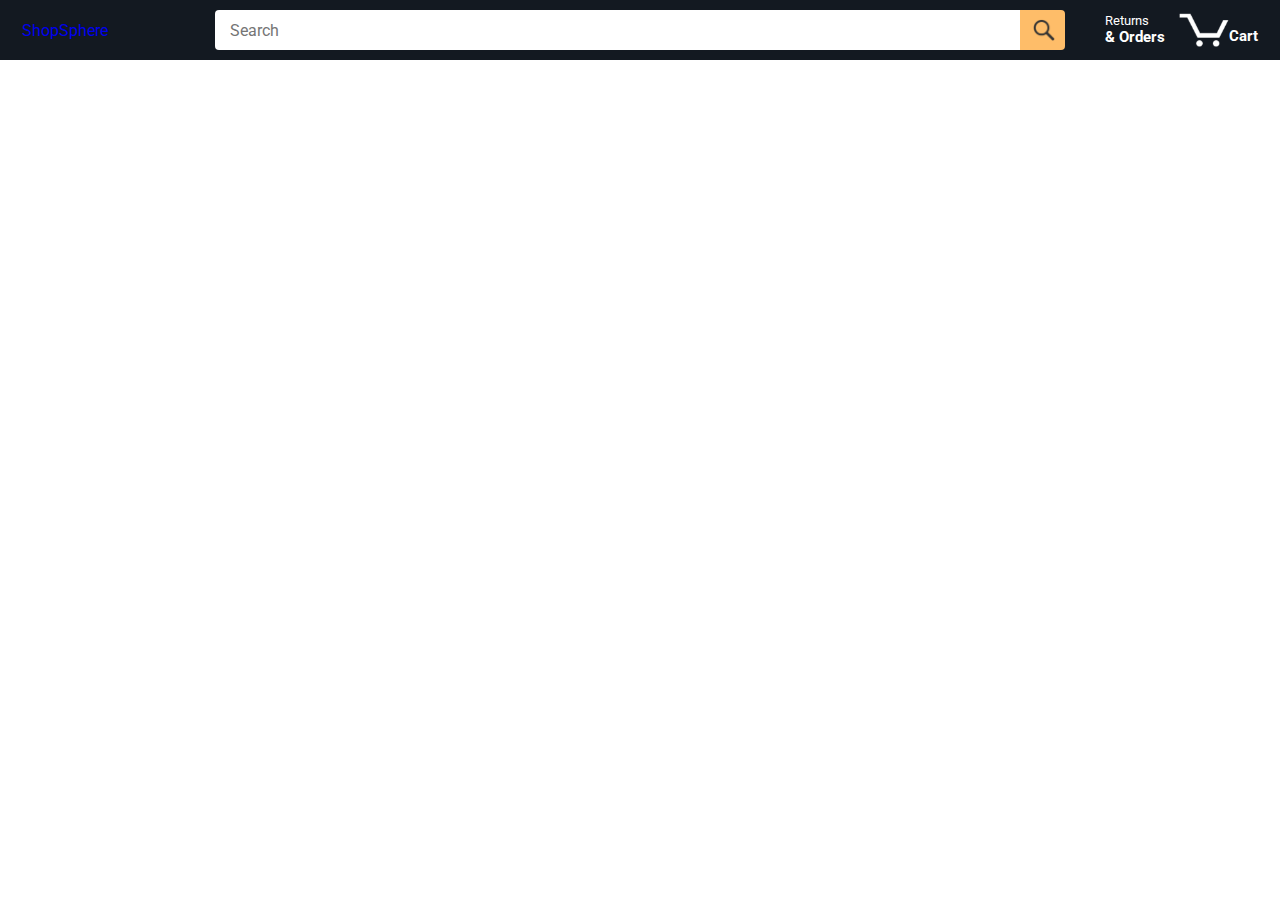
<file: index.html>
<!DOCTYPE html>
<html>
  <head>
    <title>Amazon Project</title>

    <!-- This code is needed for responsive design to work.
      (Responsive design = make the website look good on
      smaller screen sizes like a phone or a tablet). -->
    <meta name="viewport" content="width=device-width, initial-scale=1">

    <!-- Load a font called Roboto from Google Fonts. -->
    <link rel="preconnect" href="https://fonts.googleapis.com">
    <link rel="preconnect" href="https://fonts.gstatic.com" crossorigin>
    <link href="https://fonts.googleapis.com/css2?family=Roboto:wght@400;500;700&display=swap" rel="stylesheet">

    <!-- Here are the CSS files for this page. -->
    <link rel="stylesheet" href="styles/shared/general.css">
    <link rel="stylesheet" href="styles/shared/amazon-header.css">
    <link rel="stylesheet" href="styles/pages/amazon.css">
  </head>
  <body>
    
    <div class="amazon-header">
      <div class="amazon-header-left-section">
        <a href="index.html" class="header-link">
          ShopSphere
        </a>
      </div>

      <div class="amazon-header-middle-section">
        <input class="search-bar" type="text" placeholder="Search">

        <button class="search-button">
          <img class="search-icon" src="images/icons/search-icon.png">
        </button>
      </div>

      <div class="amazon-header-right-section">
        <a class="orders-link header-link" href="orders.html">
          <span class="returns-text">Returns</span>
          <span class="orders-text">& Orders</span>
        </a>

        <a class="cart-link header-link" href="checkout.html">
          <img class="cart-icon" src="images/icons/cart-icon.png">
          <div class="cart-quantity js-cart-quantity"></div>
          <div class="cart-text">Cart</div>
        </a>
      </div>
    </div>
    
    <div class="main">
      <div class="products-grid  js-product-grid">
      
      </div>
    </div>
    
    <script type="module" src="Scripts/amazon.js"></script>
  </body>
</html>
</file>
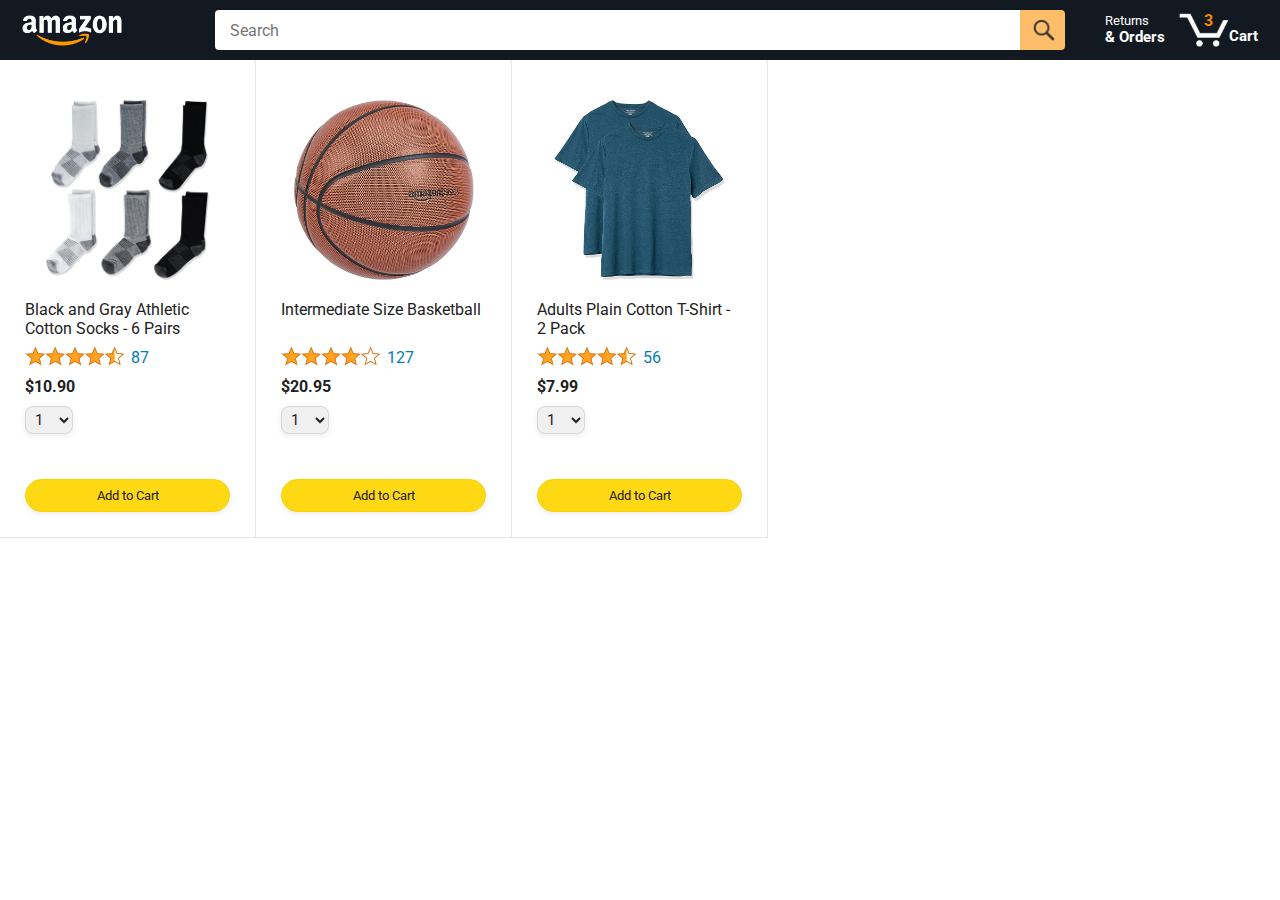
<file: amazon.html>
<!DOCTYPE html>
<html>
  <head>
    <title>Amazon Project</title>

    <!-- This code is needed for responsive design to work.
      (Responsive design = make the website look good on
      smaller screen sizes like a phone or a tablet). -->
    <meta name="viewport" content="width=device-width, initial-scale=1">

    <!-- Load a font called Roboto from Google Fonts. -->
    <link rel="preconnect" href="https://fonts.googleapis.com">
    <link rel="preconnect" href="https://fonts.gstatic.com" crossorigin>
    <link href="https://fonts.googleapis.com/css2?family=Roboto:wght@400;500;700&display=swap" rel="stylesheet">

    <!-- Here are the CSS files for this page. -->
    <link rel="stylesheet" href="styles/shared/general.css">
    <link rel="stylesheet" href="styles/shared/amazon-header.css">
    <link rel="stylesheet" href="styles/pages/amazon.css">
  </head>
  <body>
    <div class="amazon-header">
      <div class="amazon-header-left-section">
        <a href="amazon.html" class="header-link">
          <img class="amazon-logo"
            src="images/amazon-logo-white.png">
          <img class="amazon-mobile-logo"
            src="images/amazon-mobile-logo-white.png">
        </a>
      </div>

      <div class="amazon-header-middle-section">
        <input class="search-bar" type="text" placeholder="Search">

        <button class="search-button">
          <img class="search-icon" src="images/icons/search-icon.png">
        </button>
      </div>

      <div class="amazon-header-right-section">
        <a class="orders-link header-link" href="orders.html">
          <span class="returns-text">Returns</span>
          <span class="orders-text">& Orders</span>
        </a>

        <a class="cart-link header-link" href="checkout.html">
          <img class="cart-icon" src="images/icons/cart-icon.png">
          <div class="cart-quantity">3</div>
          <div class="cart-text">Cart</div>
        </a>
      </div>
    </div>
    
    <div class="main">
      <div class="products-grid">
        <div class="product-container">
          <div class="product-image-container">
            <img class="product-image"
              src="images/products/athletic-cotton-socks-6-pairs.jpg">
          </div>

          <div class="product-name limit-text-to-2-lines">
            Black and Gray Athletic Cotton Socks - 6 Pairs
          </div>

          <div class="product-rating-container">
            <img class="product-rating-stars"
              src="images/ratings/rating-45.png">
            <div class="product-rating-count link-primary">
              87
            </div>
          </div>

          <div class="product-price">
            $10.90
          </div>

          <div class="product-quantity-container">
            <select>
              <option selected value="1">1</option>
              <option value="2">2</option>
              <option value="3">3</option>
              <option value="4">4</option>
              <option value="5">5</option>
              <option value="6">6</option>
              <option value="7">7</option>
              <option value="8">8</option>
              <option value="9">9</option>
              <option value="10">10</option>
            </select>
          </div>

          <div class="product-spacer"></div>

          <div class="added-to-cart">
            <img src="images/icons/checkmark.png">
            Added
          </div>

          <button class="add-to-cart-button button-primary">
            Add to Cart
          </button>
        </div>

        <div class="product-container">
          <div class="product-image-container">
            <img class="product-image"
              src="images/products/intermediate-composite-basketball.jpg">
          </div>

          <div class="product-name limit-text-to-2-lines">
            Intermediate Size Basketball
          </div>

          <div class="product-rating-container">
            <img class="product-rating-stars"
              src="images/ratings/rating-40.png">
            <div class="product-rating-count link-primary">
              127
            </div>
          </div>

          <div class="product-price">
            $20.95
          </div>

          <div class="product-quantity-container">
            <select>
              <option selected value="1">1</option>
              <option value="2">2</option>
              <option value="3">3</option>
              <option value="4">4</option>
              <option value="5">5</option>
              <option value="6">6</option>
              <option value="7">7</option>
              <option value="8">8</option>
              <option value="9">9</option>
              <option value="10">10</option>
            </select>
          </div>

          <div class="product-spacer"></div>

          <div class="added-to-cart">
            <img src="images/icons/checkmark.png">
            Added
          </div>

          <button class="add-to-cart-button button-primary">
            Add to Cart
          </button>
        </div>

        <div class="product-container">
          <div class="product-image-container">
            <img class="product-image"
              src="images/products/adults-plain-cotton-tshirt-2-pack-teal.jpg">
          </div>

          <div class="product-name limit-text-to-2-lines">
            Adults Plain Cotton T-Shirt - 2 Pack
          </div>

          <div class="product-rating-container">
            <img class="product-rating-stars"
              src="images/ratings/rating-45.png">
            <div class="product-rating-count link-primary">
              56
            </div>
          </div>

          <div class="product-price">
            $7.99
          </div>

          <div class="product-quantity-container">
            <select>
              <option selected value="1">1</option>
              <option value="2">2</option>
              <option value="3">3</option>
              <option value="4">4</option>
              <option value="5">5</option>
              <option value="6">6</option>
              <option value="7">7</option>
              <option value="8">8</option>
              <option value="9">9</option>
              <option value="10">10</option>
            </select>
          </div>

          <div class="product-spacer"></div>

          <div class="added-to-cart">
            <img src="images/icons/checkmark.png">
            Added
          </div>

          <button class="add-to-cart-button button-primary">
            Add to Cart
          </button>
        </div>
      </div>
    </div>
  </body>
</html>
</file>
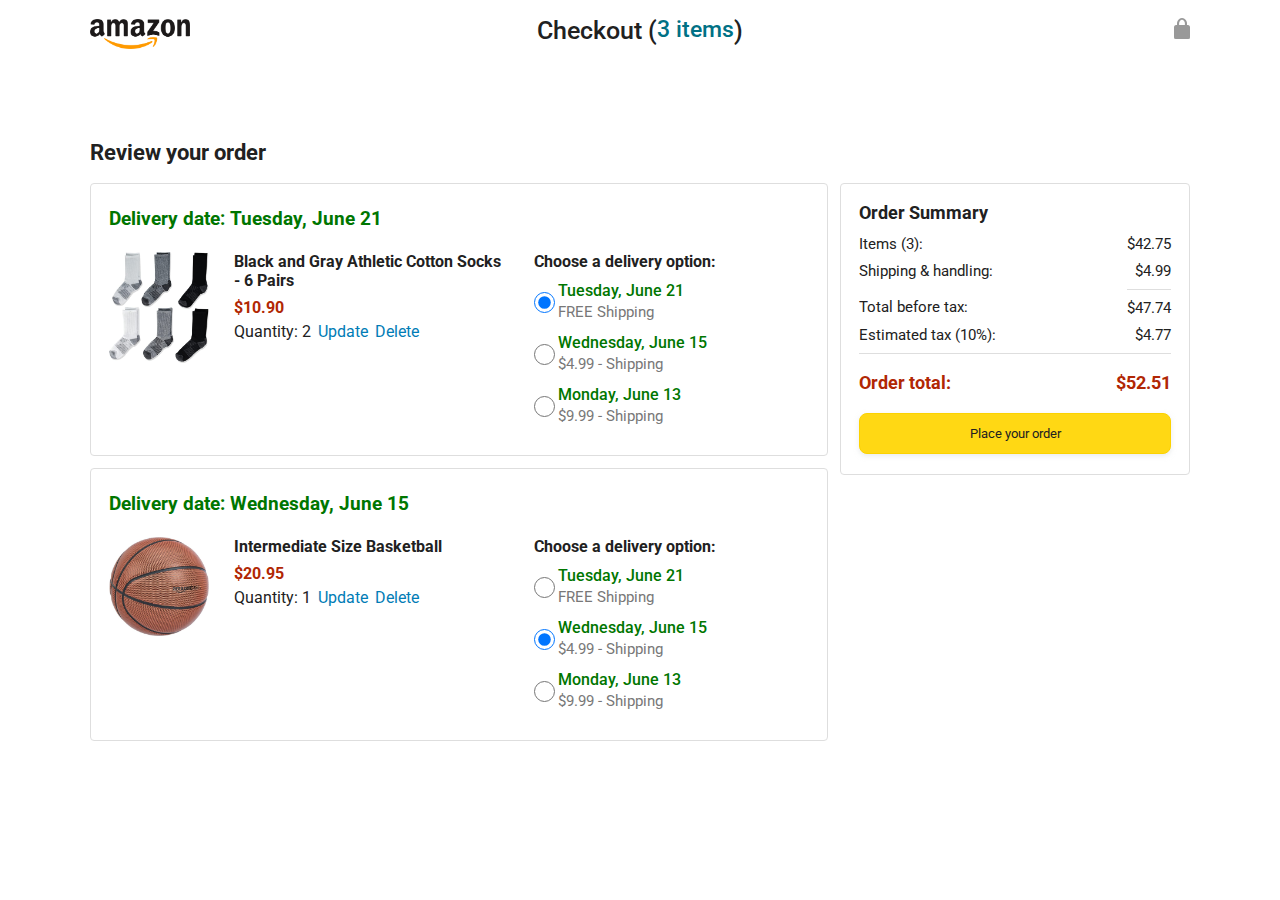
<file: checkout.html>
<!DOCTYPE html>
<html>
  <head>
    <title>Checkout</title>

    <!-- This code is needed for responsive design to work.
      (Responsive design = make the website look good on
      smaller screen sizes like a phone or a tablet). -->
    <meta name="viewport" content="width=device-width, initial-scale=1">

    <!-- Load a font called Roboto from Google Fonts. -->
    <link rel="preconnect" href="https://fonts.googleapis.com">
    <link rel="preconnect" href="https://fonts.gstatic.com" crossorigin>
    <link href="https://fonts.googleapis.com/css2?family=Roboto:wght@400;500;700&display=swap" rel="stylesheet">

    <!-- Here are the CSS files for this page. -->
    <link rel="stylesheet" href="styles/shared/general.css">
    <link rel="stylesheet" href="styles/pages/checkout/checkout-header.css">
    <link rel="stylesheet" href="styles/pages/checkout/checkout.css">
  </head>
  <body>
    <div class="checkout-header">
      <div class="header-content">
        <div class="checkout-header-left-section">
          <a href="amazon.html">
            <img class="amazon-logo" src="images/amazon-logo.png">
            <img class="amazon-mobile-logo" src="images/amazon-mobile-logo.png">
          </a>
        </div>

        <div class="checkout-header-middle-section">
          Checkout (<a class="return-to-home-link"
            href="amazon.html">3 items</a>)
        </div>

        <div class="checkout-header-right-section">
          <img src="images/icons/checkout-lock-icon.png">
        </div>
      </div>
    </div>

    <div class="main">
      <div class="page-title">Review your order</div>

      <div class="checkout-grid">
        <div class="order-summary">
          <div class="cart-item-container">
            <div class="delivery-date">
              Delivery date: Tuesday, June 21
            </div>

            <div class="cart-item-details-grid">
              <img class="product-image"
                src="images/products/athletic-cotton-socks-6-pairs.jpg">

              <div class="cart-item-details">
                <div class="product-name">
                  Black and Gray Athletic Cotton Socks - 6 Pairs
                </div>
                <div class="product-price">
                  $10.90
                </div>
                <div class="product-quantity">
                  <span>
                    Quantity: <span class="quantity-label">2</span>
                  </span>
                  <span class="update-quantity-link link-primary">
                    Update
                  </span>
                  <span class="delete-quantity-link link-primary">
                    Delete
                  </span>
                </div>
              </div>

              <div class="delivery-options">
                <div class="delivery-options-title">
                  Choose a delivery option:
                </div>
                <div class="delivery-option">
                  <input type="radio" checked
                    class="delivery-option-input"
                    name="delivery-option-1">
                  <div>
                    <div class="delivery-option-date">
                      Tuesday, June 21
                    </div>
                    <div class="delivery-option-price">
                      FREE Shipping
                    </div>
                  </div>
                </div>
                <div class="delivery-option">
                  <input type="radio"
                    class="delivery-option-input"
                    name="delivery-option-1">
                  <div>
                    <div class="delivery-option-date">
                      Wednesday, June 15
                    </div>
                    <div class="delivery-option-price">
                      $4.99 - Shipping
                    </div>
                  </div>
                </div>
                <div class="delivery-option">
                  <input type="radio"
                    class="delivery-option-input"
                    name="delivery-option-1">
                  <div>
                    <div class="delivery-option-date">
                      Monday, June 13
                    </div>
                    <div class="delivery-option-price">
                      $9.99 - Shipping
                    </div>
                  </div>
                </div>
              </div>
            </div>
          </div>

          <div class="cart-item-container">
            <div class="delivery-date">
              Delivery date: Wednesday, June 15
            </div>

            <div class="cart-item-details-grid">
              <img class="product-image"
                src="images/products/intermediate-composite-basketball.jpg">

              <div class="cart-item-details">
                <div class="product-name">
                  Intermediate Size Basketball
                </div>
                <div class="product-price">
                  $20.95
                </div>
                <div class="product-quantity">
                  <span>
                    Quantity: <span class="quantity-label">1</span>
                  </span>
                  <span class="update-quantity-link link-primary">
                    Update
                  </span>
                  <span class="delete-quantity-link link-primary">
                    Delete
                  </span>
                </div>
              </div>

              <div class="delivery-options">
                <div class="delivery-options-title">
                  Choose a delivery option:
                </div>

                <div class="delivery-option">
                  <input type="radio" class="delivery-option-input"
                    name="delivery-option-2">
                  <div>
                    <div class="delivery-option-date">
                      Tuesday, June 21
                    </div>
                    <div class="delivery-option-price">
                      FREE Shipping
                    </div>
                  </div>
                </div>
                <div class="delivery-option">
                  <input type="radio" checked class="delivery-option-input"
                    name="delivery-option-2">
                  <div>
                    <div class="delivery-option-date">
                      Wednesday, June 15
                    </div>
                    <div class="delivery-option-price">
                      $4.99 - Shipping
                    </div>
                  </div>
                </div>
                <div class="delivery-option">
                  <input type="radio" class="delivery-option-input"
                    name="delivery-option-2">
                  <div>
                    <div class="delivery-option-date">
                      Monday, June 13
                    </div>
                    <div class="delivery-option-price">
                      $9.99 - Shipping
                    </div>
                  </div>
                </div>
              </div>
            </div>
          </div>
        </div>

        <div class="payment-summary">
          <div class="payment-summary-title">
            Order Summary
          </div>

          <div class="payment-summary-row">
            <div>Items (3):</div>
            <div class="payment-summary-money">$42.75</div>
          </div>

          <div class="payment-summary-row">
            <div>Shipping &amp; handling:</div>
            <div class="payment-summary-money">$4.99</div>
          </div>

          <div class="payment-summary-row subtotal-row">
            <div>Total before tax:</div>
            <div class="payment-summary-money">$47.74</div>
          </div>

          <div class="payment-summary-row">
            <div>Estimated tax (10%):</div>
            <div class="payment-summary-money">$4.77</div>
          </div>

          <div class="payment-summary-row total-row">
            <div>Order total:</div>
            <div class="payment-summary-money">$52.51</div>
          </div>

          <button class="place-order-button button-primary">
            Place your order
          </button>
        </div>
      </div>
    </div>
  </body>
</html>
</file>
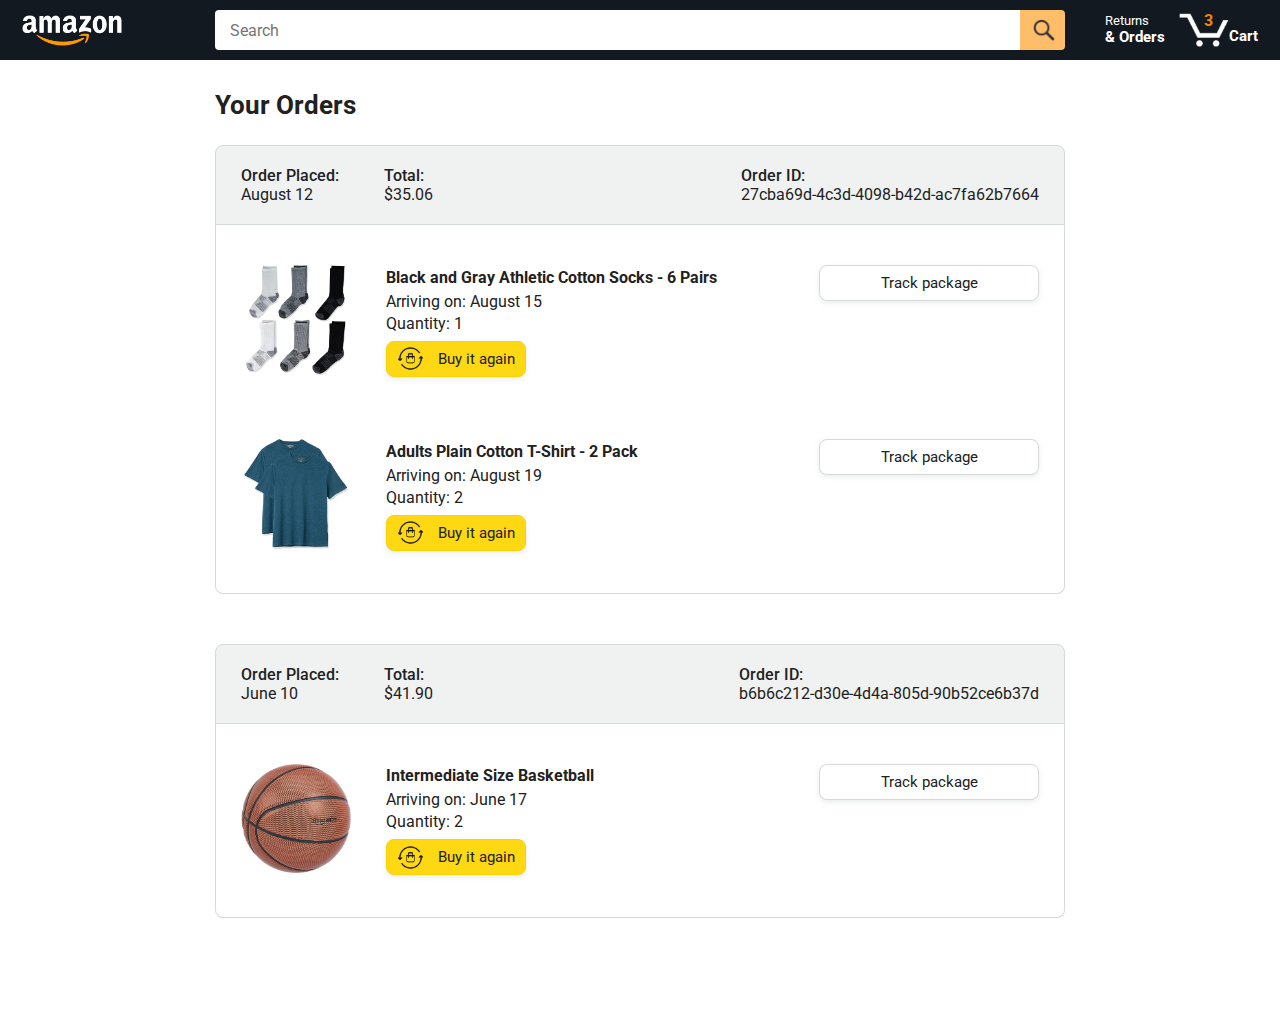
<file: orders.html>
<!DOCTYPE html>
<html>
  <head>
    <title>Orders</title>

    <!-- This code is needed for responsive design to work.
      (Responsive design = make the website look good on
      smaller screen sizes like a phone or a tablet). -->
    <meta name="viewport" content="width=device-width, initial-scale=1">

    <!-- Load a font called Roboto from Google Fonts. -->
    <link rel="preconnect" href="https://fonts.googleapis.com">
    <link rel="preconnect" href="https://fonts.gstatic.com" crossorigin>
    <link href="https://fonts.googleapis.com/css2?family=Roboto:wght@400;500;700&display=swap" rel="stylesheet">

    <!-- Here are the CSS files for this page. -->
    <link rel="stylesheet" href="styles/shared/general.css">
    <link rel="stylesheet" href="styles/shared/amazon-header.css">
    <link rel="stylesheet" href="styles/pages/orders.css">
  </head>
  <body>
    <div class="amazon-header">
      <div class="amazon-header-left-section">
        <a href="amazon.html" class="header-link">
          <img class="amazon-logo"
            src="images/amazon-logo-white.png">
          <img class="amazon-mobile-logo"
            src="images/amazon-mobile-logo-white.png">
        </a>
      </div>

      <div class="amazon-header-middle-section">
        <input class="search-bar" type="text" placeholder="Search">

        <button class="search-button">
          <img class="search-icon" src="images/icons/search-icon.png">
        </button>
      </div>

      <div class="amazon-header-right-section">
        <a class="orders-link header-link" href="orders.html">
          <span class="returns-text">Returns</span>
          <span class="orders-text">& Orders</span>
        </a>

        <a class="cart-link header-link" href="checkout.html">
          <img class="cart-icon" src="images/icons/cart-icon.png">
          <div class="cart-quantity">3</div>
          <div class="cart-text">Cart</div>
        </a>
      </div>
    </div>

    <div class="main">
      <div class="page-title">Your Orders</div>

      <div class="orders-grid">
        <div class="order-container">
          
          <div class="order-header">
            <div class="order-header-left-section">
              <div class="order-date">
                <div class="order-header-label">Order Placed:</div>
                <div>August 12</div>
              </div>
              <div class="order-total">
                <div class="order-header-label">Total:</div>
                <div>$35.06</div>
              </div>
            </div>

            <div class="order-header-right-section">
              <div class="order-header-label">Order ID:</div>
              <div>27cba69d-4c3d-4098-b42d-ac7fa62b7664</div>
            </div>
          </div>

          <div class="order-details-grid">
            <div class="product-image-container">
              <img src="images/products/athletic-cotton-socks-6-pairs.jpg">
            </div>

            <div class="product-details">
              <div class="product-name">
                Black and Gray Athletic Cotton Socks - 6 Pairs
              </div>
              <div class="product-delivery-date">
                Arriving on: August 15
              </div>
              <div class="product-quantity">
                Quantity: 1
              </div>
              <button class="buy-again-button button-primary">
                <img class="buy-again-icon" src="images/icons/buy-again.png">
                <span class="buy-again-message">Buy it again</span>
              </button>
            </div>

            <div class="product-actions">
              <a href="tracking.html">
                <button class="track-package-button button-secondary">
                  Track package
                </button>
              </a>
            </div>

            <div class="product-image-container">
              <img src="images/products/adults-plain-cotton-tshirt-2-pack-teal.jpg">
            </div>

            <div class="product-details">
              <div class="product-name">
                Adults Plain Cotton T-Shirt - 2 Pack
              </div>
              <div class="product-delivery-date">
                Arriving on: August 19
              </div>
              <div class="product-quantity">
                Quantity: 2
              </div>
              <button class="buy-again-button button-primary">
                <img class="buy-again-icon" src="images/icons/buy-again.png">
                <span class="buy-again-message">Buy it again</span>
              </button>
            </div>

            <div class="product-actions">
              <a href="tracking.html">
                <button class="track-package-button button-secondary">
                  Track package
                </button>
              </a>
            </div>
          </div>
        </div>

        <div class="order-container">

          <div class="order-header">
            <div class="order-header-left-section">
              <div class="order-date">
                <div class="order-header-label">Order Placed:</div>
                <div>June 10</div>
              </div>
              <div class="order-total">
                <div class="order-header-label">Total:</div>
                <div>$41.90</div>
              </div>
            </div>

            <div class="order-header-right-section">
              <div class="order-header-label">Order ID:</div>
              <div>b6b6c212-d30e-4d4a-805d-90b52ce6b37d</div>
            </div>
          </div>

          <div class="order-details-grid">
            <div class="product-image-container">
              <img src="images/products/intermediate-composite-basketball.jpg">
            </div>

            <div class="product-details">
              <div class="product-name">
                Intermediate Size Basketball
              </div>
              <div class="product-delivery-date">
                Arriving on: June 17
              </div>
              <div class="product-quantity">
                Quantity: 2
              </div>
              <button class="buy-again-button button-primary">
                <img class="buy-again-icon" src="images/icons/buy-again.png">
                <span class="buy-again-message">Buy it again</span>
              </button>
            </div>

            <div class="product-actions">
              <a href="tracking.html">
                <button class="track-package-button button-secondary">
                  Track package
                </button>
              </a>
            </div>
          </div>
        </div>
      </div>
    </div>
  </body>
</html>
</file>
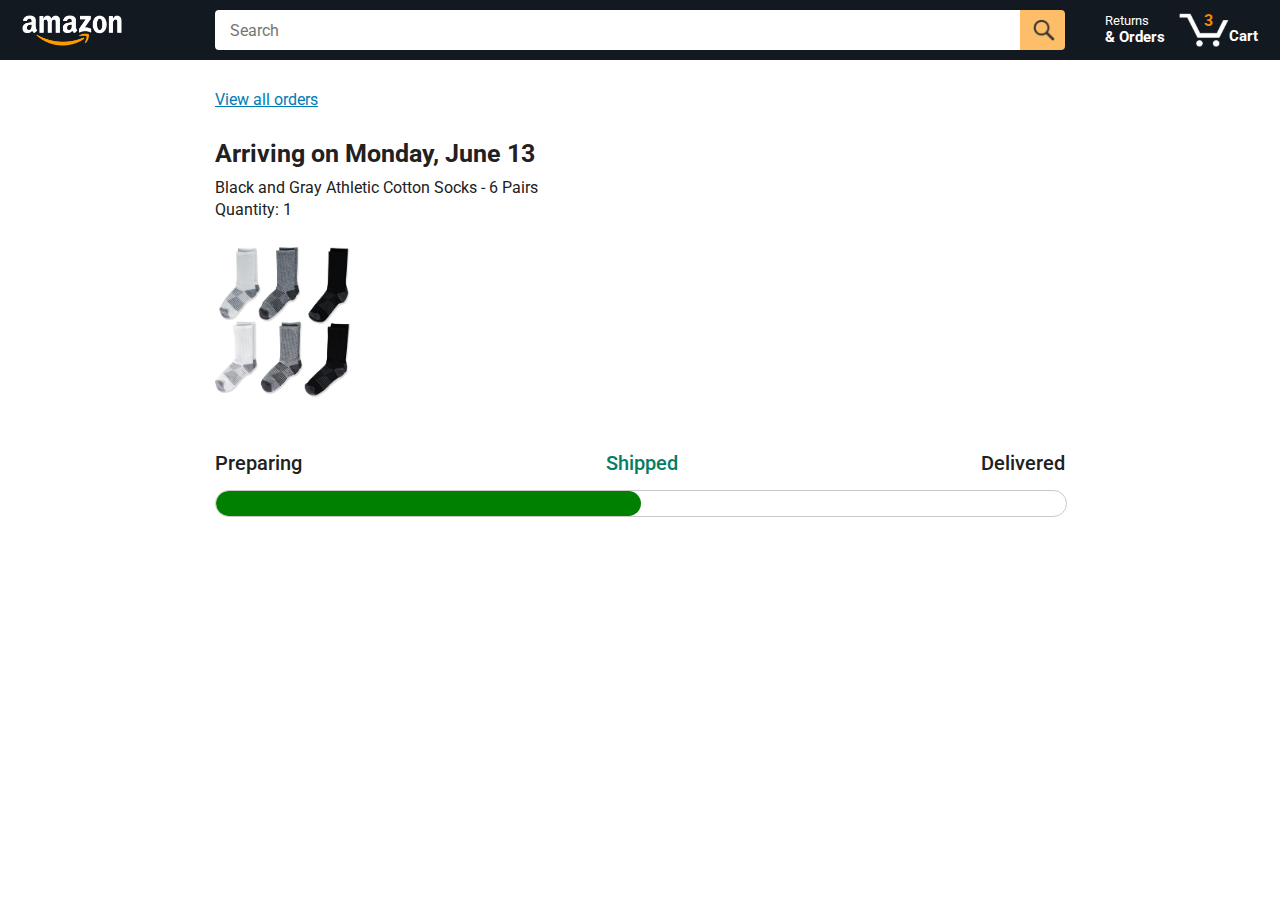
<file: tracking.html>
<!DOCTYPE html>
<html>
  <head>
    <title>Tracking</title>

    <!-- This code is needed for responsive design to work.
      (Responsive design = make the website look good on
      smaller screen sizes like a phone or a tablet). -->
    <meta name="viewport" content="width=device-width, initial-scale=1">

    <!-- Load a font called Roboto from Google Fonts. -->
    <link rel="preconnect" href="https://fonts.googleapis.com">
    <link rel="preconnect" href="https://fonts.gstatic.com" crossorigin>
    <link href="https://fonts.googleapis.com/css2?family=Roboto:wght@400;500;700&display=swap" rel="stylesheet">

    <!-- Here are the CSS files for this page. -->
    <link rel="stylesheet" href="styles/shared/general.css">
    <link rel="stylesheet" href="styles/shared/amazon-header.css">
    <link rel="stylesheet" href="styles/pages/tracking.css">
  </head>
  <body>
    <div class="amazon-header">
      <div class="amazon-header-left-section">
        <a href="amazon.html" class="header-link">
          <img class="amazon-logo"
            src="images/amazon-logo-white.png">
          <img class="amazon-mobile-logo"
            src="images/amazon-mobile-logo-white.png">
        </a>
      </div>

      <div class="amazon-header-middle-section">
        <input class="search-bar" type="text" placeholder="Search">

        <button class="search-button">
          <img class="search-icon" src="images/icons/search-icon.png">
        </button>
      </div>

      <div class="amazon-header-right-section">
        <a class="orders-link header-link" href="orders.html">
          <span class="returns-text">Returns</span>
          <span class="orders-text">& Orders</span>
        </a>

        <a class="cart-link header-link" href="checkout.html">
          <img class="cart-icon" src="images/icons/cart-icon.png">
          <div class="cart-quantity">3</div>
          <div class="cart-text">Cart</div>
        </a>
      </div>
    </div>

    <div class="main">
      <div class="order-tracking">
        <a class="back-to-orders-link link-primary" href="orders.html">
          View all orders
        </a>

        <div class="delivery-date">
          Arriving on Monday, June 13
        </div>

        <div class="product-info">
          Black and Gray Athletic Cotton Socks - 6 Pairs
        </div>

        <div class="product-info">
          Quantity: 1
        </div>

        <img class="product-image" src="images/products/athletic-cotton-socks-6-pairs.jpg">

        <div class="progress-labels-container">
          <div class="progress-label">
            Preparing
          </div>
          <div class="progress-label current-status">
            Shipped
          </div>
          <div class="progress-label">
            Delivered
          </div>
        </div>

        <div class="progress-bar-container">
          <div class="progress-bar"></div>
        </div>
      </div>
    </div>
  </body>
</html>
</file>
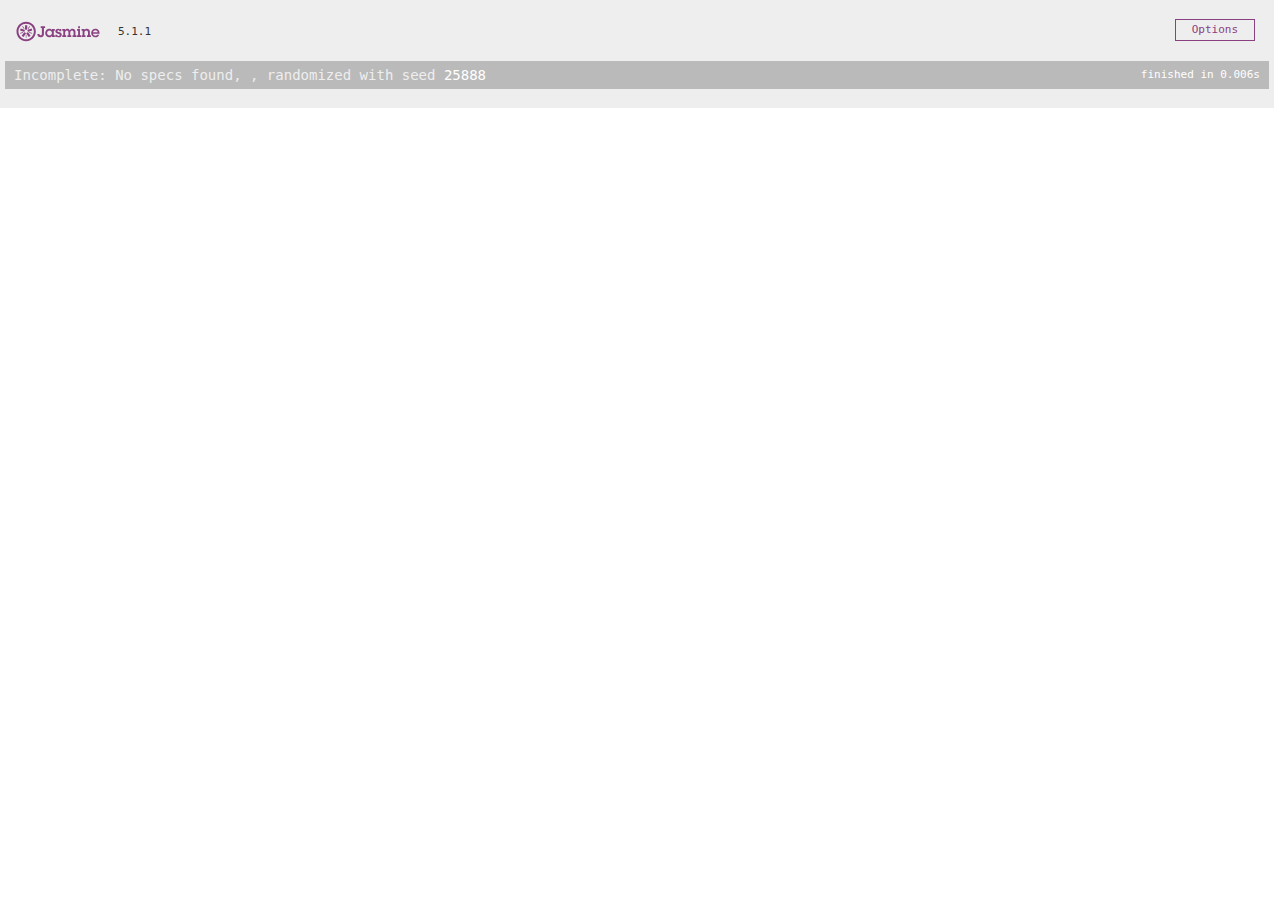
<file: Scripts/jasmine-standalone-5.1.1/test.html>
<!DOCTYPE html>
<html>
<head>
  <meta charset="utf-8">
  <title>Jasmine Spec Runner v5.1.1</title>

  <link rel="shortcut icon" type="image/png" href="lib/jasmine-5.1.1/jasmine_favicon.png">
  <link rel="stylesheet" href="lib/jasmine-5.1.1/jasmine.css">

  <script src="lib/jasmine-5.1.1/jasmine.js"></script>
  <script src="lib/jasmine-5.1.1/jasmine-html.js"></script>
  <script src="lib/jasmine-5.1.1/boot0.js"></script>
  <!-- optional: include a file here that configures the Jasmine env -->
  <script src="lib/jasmine-5.1.1/boot1.js"></script>

  <!-- include source files here... -->
  

  <!-- include spec files here... -->
  

</head>

<body>
</body>
</html>
</file>
<file: styles/shared/general.css>
body {
  font-family: Roboto, Arial;
  color: rgb(33, 33, 33);
  /* The <body> element has a default margin of 8px
     on all sides. This removes the default margins. */
  margin: 0;
}

/* <p> elements have a default margin on the top
   and bottom. This removes the default margins. */
p {
  margin: 0;
}

button {
  cursor: pointer;
}

select {
  cursor: pointer;
}

input, select, button {
  font-family: Roboto, Arial;
}

.button-primary {
  color: rgb(33, 33, 33);
  background-color: rgb(255, 216, 20);
  border: 1px solid rgb(252, 210, 0);
  border-radius: 8px;
  cursor: pointer;
  box-shadow: 0 2px 5px rgba(213, 217, 217, 0.5);
}

.button-primary:hover {
  background-color: rgb(247, 202, 0);
  border: 1px solid rgb(242, 194, 0);
}

.button-primary:active {
  background: rgb(255, 216, 20);
  border-color: rgb(252, 210, 0);
  box-shadow: none;
}

.button-secondary {
  color: rgb(33, 33, 33);
  background: white;
  border: 1px solid rgb(213, 217, 217);
  border-radius: 8px;
  cursor: pointer;
  box-shadow: 0 2px 5px rgba(213, 217, 217, 0.5);
}

.button-secondary:hover {
  background-color: rgb(247, 250, 250);
}

.button-secondary:active {
  background-color: rgb(237, 253, 255);
  box-shadow: none;
}

/* These styles will limit text to 2 lines. Anything
   beyond 2 lines will be replaced with "..."
   You can find this code by using an A.I. tool or by
   searching in Google.
   https://css-tricks.com/almanac/properties/l/line-clamp/ */
.limit-text-to-2-lines {
  display: -webkit-box;
  -webkit-line-clamp: 2;
  -webkit-box-orient: vertical;
  overflow: hidden;
}

.link-primary {
  color: rgb(1, 124, 182);
  cursor: pointer;
}

.link-primary:hover {
  color: rgb(196, 80, 0);
}

/* Styles for dropdown selectors. */
select {
  color: rgb(33, 33, 33);
  background-color: rgb(240, 240, 240);
  border: 1px solid rgb(213, 217, 217);
  border-radius: 8px;
  padding: 3px 5px;
  font-size: 15px;
  cursor: pointer;
  box-shadow: 0 2px 5px rgba(213, 217, 217, 0.5);
}

select:focus,
input:focus {
  outline: 2px solid rgb(255, 153, 0);
}
</file>
<file: styles/shared/amazon-header.css>
.amazon-header {
  background-color: rgb(19, 25, 33);
  color: white;
  padding-left: 15px;
  padding-right: 15px;

  display: flex;
  align-items: center;
  justify-content: space-between;

  position: fixed;
  top: 0;
  left: 0;
  right: 0;
  height: 60px;
}

.amazon-header-left-section {
  width: 180px;
}

@media (max-width: 800px) {
  .amazon-header-left-section {
    width: unset;
  }
}

.header-link {
  display: inline-block;
  padding: 6px;
  border-radius: 2px;
  cursor: pointer;
  text-decoration: none;
  border: 1px solid rgba(0, 0, 0, 0);
}

.header-link:hover {
  border: 1px solid white;
}

.amazon-logo {
  width: 100px;
  margin-top: 5px;
}

.amazon-mobile-logo {
  display: none;
}

@media (max-width: 575px) {
  .amazon-logo {
    display: none;
  }

  .amazon-mobile-logo {
    display: block;
    height: 35px;
    margin-top: 5px;
  }
}

.amazon-header-middle-section {
  flex: 1;
  max-width: 850px;
  margin-left: 10px;
  margin-right: 10px;
  display: flex;
}

.search-bar {
  flex: 1;
  width: 0;
  font-size: 16px;
  height: 38px;
  padding-left: 15px;
  border: none;
  border-top-left-radius: 4px;
  border-bottom-left-radius: 4px;
  border-top-right-radius: 0;
  border-bottom-right-radius: 0;
}

.search-button {
  background-color: rgb(254, 189, 105);
  border: none;
  width: 45px;
  height: 40px;
  border-top-right-radius: 4px;
  border-bottom-right-radius: 4px;
  flex-shrink: 0;
}

.search-icon {
  height: 22px;
  margin-left: 2px;
  margin-top: 3px;
}

.amazon-header-right-section {
  width: 180px;
  flex-shrink: 0;
  display: flex;
  justify-content: end;
}

.orders-link {
  color: white;
}

.returns-text {
  display: block;
  font-size: 13px;
}

.orders-text {
  display: block;
  font-size: 15px;
  font-weight: 700;
}

.cart-link {
  color: white;
  display: flex;
  align-items: center;
  position: relative;
}

.cart-icon {
  width: 50px;
}

.cart-text {
  margin-top: 12px;
  font-size: 15px;
  font-weight: 700;
}

.cart-quantity {
  color: rgb(240, 136, 4);
  font-size: 16px;
  font-weight: 700;

  position: absolute;
  top: 4px;
  left: 22px;
  
  width: 26px;
  text-align: center;
}
</file>
<file: styles/pages/amazon.css>
.main {
  margin-top: 60px;
}

.products-grid {
  display: grid;

  /* - In CSS Grid, 1fr means a column will take up the
       remaining space in the grid.
     - If we write 1fr 1fr ... 1fr; 8 times, this will
       divide the grid into 8 columns, each taking up an
       equal amount of the space.
     - repeat(8, 1fr); is a shortcut for repeating "1fr"
       8 times (instead of typing out "1fr" 8 times).
       repeat(...) is a special property that works with
       display: grid; */
  grid-template-columns: repeat(8, 1fr);
}

/* @media is used to create responsive design (making the
   website look good on any screen size). This @media
   means when the screen width is 2000px or less, we
   will divide the grid into 7 columns instead of 8. */
@media (max-width: 2000px) {
  .products-grid {
    grid-template-columns: repeat(7, 1fr);
  }
}

/* This @media means when the screen width is 1600px or
   less, we will divide the grid into 6 columns. */
@media (max-width: 1600px) {
  .products-grid {
    grid-template-columns: repeat(6, 1fr);
  }
}

@media (max-width: 1300px) {
  .products-grid {
    grid-template-columns: repeat(5, 1fr);
  }
}

@media (max-width: 1000px) {
  .products-grid {
    grid-template-columns: repeat(4, 1fr);
  }
}

@media (max-width: 800px) {
  .products-grid {
    grid-template-columns: repeat(3, 1fr);
  }
}

@media (max-width: 575px) {
  .products-grid {
    grid-template-columns: repeat(2, 1fr);
  }
}

@media (max-width: 450px) {
  .products-grid {
    grid-template-columns: 1fr;
  }
}

.product-container {
  padding-top: 40px;
  padding-bottom: 25px;
  padding-left: 25px;
  padding-right: 25px;

  border-right: 1px solid rgb(231, 231, 231);
  border-bottom: 1px solid rgb(231, 231, 231);

  display: flex;
  flex-direction: column;
}

.product-image-container {
  display: flex;
  justify-content: center;
  align-items: center;

  height: 180px;
  margin-bottom: 20px;
}

.product-image {
  /* Images will overflow their container by default. To
    prevent this, we set max-width and max-height to 100%
    so they stay inside their container. */
  max-width: 100%;
  max-height: 100%;
}

.product-name {
  height: 40px;
  margin-bottom: 5px;
}

.product-rating-container {
  display: flex;
  align-items: center;
  margin-bottom: 10px;
}

.product-rating-stars {
  width: 100px;
  margin-right: 6px;
}

.product-rating-count {
  color: rgb(1, 124, 182);
  cursor: pointer;
  margin-top: 3px;
}

.product-price {
  font-weight: 700;
  margin-bottom: 10px;
}

.product-quantity-container {
  margin-bottom: 17px;
}

.product-spacer {
  flex: 1;
}

.added-to-cart {
  color: rgb(6, 125, 98);
  font-size: 16px;

  display: flex;
  align-items: center;
  margin-bottom: 8px;

  /* At first, the "Added to cart" message will
     be invisible. Use JavaScript to change the
     opacity and make it visible. */
  opacity: 0;
}

.added-to-cart img {
  height: 20px;
  margin-right: 5px;
}

.add-to-cart-button {
  width: 100%;
  padding: 8px;
  border-radius: 50px;
}
</file>
<file: styles/pages/checkout/checkout-header.css>
.checkout-header {
  height: 60px;
  padding-left: 30px;
  padding-right: 30px;
  background-color: white;

  display: flex;
  justify-content: center;

  position: fixed;
  top: 0;
  left: 0;
  right: 0;
  z-index: 1000;
}

.header-content {
  width: 100%;
  max-width: 1100px;

  display: flex;
  align-items: center;
}

.checkout-header-left-section {
  width: 150px;
}

.amazon-logo {
  width: 100px;
  margin-top: 12px;
}

.amazon-mobile-logo {
  display: none;
}

/* @media is used to create responsive design (making the
   website look good on any screen size). This @media
   means when the screen width is 575px or less, different
   styles (inside the {...}) will be applied. */
@media (max-width: 575px) {
  .checkout-header-left-section {
    width: auto;
  }

  .amazon-logo {
    display: none;
  }

  .amazon-mobile-logo {
    display: inline-block;
    height: 35px;
    margin-top: 5px;
  }
}

.checkout-header-middle-section {
  flex: 1;
  flex-shrink: 0;
  text-align: center;

  font-size: 25px;
  font-weight: 500;

  display: flex;
  justify-content: center;
}

.return-to-home-link {
  color: rgb(0, 113, 133);
  font-size: 23px;
  text-decoration: none;
  cursor: pointer;
}

@media (max-width: 1000px) {
  .checkout-header-middle-section {
    font-size: 20px;
    margin-right: 60px;
  }

  .return-to-home-link {
    font-size: 18px;
  }
}

@media (max-width: 575px) {
  .checkout-header-middle-section {
    margin-right: 5px;
  }
}

.checkout-header-right-section {
  text-align: right;
  width: 150px;
}

@media (max-width: 1000px) {
  .checkout-header-right-section {
    width: auto;
  }
}
</file>
<file: styles/pages/checkout/checkout.css>
.main {
  max-width: 1100px;
  padding-left: 30px;
  padding-right: 30px;

  margin-top: 140px;
  margin-bottom: 100px;

  /* margin-left: auto;
     margin-right auto;
     Is a trick for centering an element horizontally
     without needing a container. */
  margin-left: auto;
  margin-right: auto;
}

.page-title {
  font-weight: 700;
  font-size: 22px;
  margin-bottom: 18px;
}

.checkout-grid {
  display: grid;
  /* Here, 1fr means the first column will take
     up the remaining space in the grid. */
  grid-template-columns: 1fr 350px;
  column-gap: 12px;

  /* Use align-items: start; to prevent the elements
     in the grid from stretching vertically. */
  align-items: start;
}

@media (max-width: 1000px) {
  .main {
    max-width: 500px;
  }

  .checkout-grid {
    grid-template-columns: 1fr;
  }
}

.cart-item-container,
.payment-summary {
  border: 1px solid rgb(222, 222, 222);
  border-radius: 4px;
  padding: 18px;
}

.cart-item-container {
  margin-bottom: 12px;
}

.payment-summary {
  padding-bottom: 5px;
}

@media (max-width: 1000px) {
  .payment-summary {
    /* grid-row: 1 means this element will be placed into row
      1 in the grid. (Normally, the row that an element is
      placed in is determined by the order of the elements in
      the HTML. grid-row overrides this default ordering). */
    grid-row: 1;
    margin-bottom: 12px;
  }
}

.delivery-date {
  color: rgb(0, 118, 0);
  font-weight: 700;
  font-size: 19px;
  margin-top: 5px;
  margin-bottom: 22px;
}

.cart-item-details-grid {
  display: grid;
  /* 100px 1fr 1fr; means the 2nd and 3rd column will
     take up half the remaining space in the grid
     (they will divide up the remaining space evenly). */
  grid-template-columns: 100px 1fr 1fr;
  column-gap: 25px;
}

@media (max-width: 1000px) {
  .cart-item-details-grid {
    grid-template-columns: 100px 1fr;
    row-gap: 30px;
  }
}

.product-image {
  max-width: 100%;
  max-height: 120px;

  /* margin-left: auto;
     margin-right auto;
     Is a trick for centering an element horizontally
     without needing a container. */
  margin-left: auto;
  margin-right: auto;
}

.product-name {
  font-weight: 700;
  margin-bottom: 8px;
}

.product-price {
  color: rgb(177, 39, 4);
  font-weight: 700;
  margin-bottom: 5px;
}

.product-quantity .link-primary {
  margin-left: 3px;
}

@media (max-width: 1000px) {
  .delivery-options {
    /* grid-column: 1 means this element will be placed
       in column 1 in the grid. (Normally, the column that
       an element is placed in is determined by the order
       of the elements in the HTML. grid-column overrides
       this default ordering).
       
       / span 2 means this element will take up 2 columns
       in the grid (Normally, each element takes up 1
       column in the grid). */
    grid-column: 1 / span 2;
  }
}

.delivery-options-title {
  font-weight: 700;
  margin-bottom: 10px;
}

.delivery-option {
  display: grid;
  grid-template-columns: 24px 1fr;
  margin-bottom: 12px;
  cursor: pointer;
}

.delivery-option-input {
  margin-left: 0px;
  cursor: pointer;
}

.delivery-option-date {
  color: rgb(0, 118, 0);
  font-weight: 500;
  margin-bottom: 3px;
}

.delivery-option-price {
  color: rgb(120, 120, 120);
  font-size: 15px;
}

.payment-summary-title {
  font-weight: 700;
  font-size: 18px;
  margin-bottom: 12px;
}

.payment-summary-row {
  display: grid;
  /* 1fr auto; means the width of the 2nd column will be
     determined by the elements inside the column (auto).
     The 1st column will take up the remaining space. */
  grid-template-columns: 1fr auto;

  font-size: 15px;
  margin-bottom: 9px;
}

.payment-summary-money {
  text-align: right;
}

.subtotal-row .payment-summary-money {
  border-top: 1px solid rgb(222, 222, 222);
}

.subtotal-row div {
  padding-top: 9px;
}

.total-row {
  color: rgb(177, 39, 4);
  font-weight: 700;
  font-size: 18px;

  border-top: 1px solid rgb(222, 222, 222);
  padding-top: 18px;
}

.place-order-button {
  width: 100%;
  padding-top: 12px;
  padding-bottom: 12px;
  border-radius: 8px;

  margin-top: 11px;
  margin-bottom: 15px;
}
</file>
<file: styles/pages/orders.css>
.main {
  max-width: 850px;
  margin-top: 90px;
  margin-bottom: 100px;
  padding-left: 20px;
  padding-right: 20px;

  /* margin-left: auto;
     margin-right auto;
     Is a trick for centering an element horizontally
     without needing a container. */
  margin-left: auto;
  margin-right: auto;
}

.page-title {
  font-weight: 700;
  font-size: 26px;
  margin-bottom: 25px;
}

.orders-grid {
  display: grid;
  grid-template-columns: 1fr;
  row-gap: 50px;
}

.order-header {
  background-color: rgb(240, 242, 242);
  border: 1px solid rgb(213, 217, 217);

  display: flex;
  align-items: center;
  justify-content: space-between;

  padding: 20px 25px;
  border-top-left-radius: 8px;
  border-top-right-radius: 8px;
}

.order-header-left-section {
  display: flex;
  flex-shrink: 0;
}

.order-header-label {
  font-weight: 500;
}

.order-date,
.order-total {
  margin-right: 45px;
}

.order-header-right-section {
  flex-shrink: 1;
}

@media (max-width: 575px) {
  .order-header {
    flex-direction: column;
    align-items: start;
    line-height: 23px;
    padding: 15px;
  }

  .order-header-left-section {
    flex-direction: column;
  }

  .order-header-label {
    margin-right: 5px;
  }

  .order-date,
  .order-total {
    display: grid;
    grid-template-columns: auto 1fr;
    margin-right: 0;
  }

  .order-header-right-section {
    display: grid;
    grid-template-columns: auto 1fr;
  }
}

.order-details-grid {
  padding: 40px 25px;
  border: 1px solid rgb(213, 217, 217);
  border-top: none;
  border-bottom-left-radius: 8px;
  border-bottom-right-radius: 8px;

  display: grid;
  grid-template-columns: 110px 1fr 220px;
  column-gap: 35px;
  row-gap: 60px;
  align-items: center;
}

@media (max-width: 800px) {
  .order-details-grid {
    grid-template-columns: 110px 1fr;
    row-gap: 0;
    padding-bottom: 8px;
  }
}

@media (max-width: 450px) {
  .order-details-grid {
    grid-template-columns: 1fr;
  }
}

.product-image-container {
  text-align: center;
}

.product-image-container img {
  max-width: 110px;
  max-height: 110px;
}

.product-name {
  font-weight: 700;
  margin-bottom: 5px;
}

.product-delivery-date {
  margin-bottom: 3px;
}

.product-quantity {
  margin-bottom: 8px;
}

.buy-again-button {
  font-size: 15px;
  width: 140px;
  height: 36px;
  border-radius: 8px;

  display: flex;
  align-items: center;
  justify-content: center;
}

.buy-again-icon {
  width: 25px;
  margin-right: 15px;
}

.product-actions {
  align-self: start;
}

.track-package-button {
  width: 100%;
  font-size: 15px;
  padding: 8px;
}

@media (max-width: 800px) {
  .buy-again-button {
    margin-bottom: 10px;
  }

  .product-actions {
    /* grid-column: 2 means this element will be placed
       in column 2 in the grid. (Normally, the column that
       an element is placed in is determined by the order
       of the elements in the HTML. grid-column overrides
       this default ordering). */
    grid-column: 2;
    margin-bottom: 30px;
  }

  .track-package-button {
    width: 140px;
  }
}

@media (max-width: 450px) {
  .product-image-container {
    text-align: center;
    margin-bottom: 25px;
  }

  .product-image-container img {
    max-width: 150px;
    max-height: 150px;
  }

  .product-name {
    margin-bottom: 10px;
  }

  .product-quantity {
    margin-bottom: 15px;
  }

  .buy-again-button {
    width: 100%;
    margin-bottom: 15px;
  }

  .product-actions {
    /* grid-column: auto; undos grid-column: 2; from above.
       This element will now be placed in its normal column
       in the grid. */
    grid-column: auto;
    margin-bottom: 70px;
  }

  .track-package-button {
    width: 100%;
    padding: 12px;
  }
}
</file>
<file: styles/pages/tracking.css>
.main {
  max-width: 850px;
  margin-top: 90px;
  margin-bottom: 100px;
  padding-left: 30px;
  padding-right: 30px;

  /* margin-left: auto;
     margin-right auto;
     Is a trick for centering an element horizontally
     without needing a container. */
  margin-left: auto;
  margin-right: auto;
}

.back-to-orders-link {
  display: inline-block;
  margin-bottom: 30px;
}

.delivery-date {
  font-size: 25px;
  font-weight: 700;
  margin-bottom: 10px;
}

.product-info {
  margin-bottom: 3px;
}

.product-image {
  max-width: 150px;
  max-height: 150px;
  margin-top: 25px;
  margin-bottom: 50px;
}

.progress-labels-container {
  display: flex;
  justify-content: space-between;
  font-size: 20px;
  font-weight: 500;
  margin-bottom: 15px;
}

.current-status {
  color: rgb(6, 125, 98);
}

@media (max-width: 575px) {
  .progress-labels-container {
    font-size: 16px;
  }
}

@media (max-width: 450px) {
  .progress-labels-container {
    flex-direction: column;
    margin-bottom: 5px;
  }

  .progress-label {
    margin-bottom: 3px;
  }
}

.progress-bar-container {
  height: 25px;
  width: 100%;

  border: 1px solid rgb(200, 200, 200);
  border-radius: 50px;
  overflow: hidden;
}

.progress-bar {
  height: 100%;
  background-color: green;
  border-radius: 50px;
  width: 50%;
}
</file>
<file: Scripts/jasmine-standalone-5.1.1/lib/jasmine-5.1.1/jasmine.css>
@charset "UTF-8";
body {
  overflow-y: scroll;
}

.jasmine_html-reporter {
  width: 100%;
  background-color: #eee;
  padding: 5px;
  margin: -8px;
  font-size: 11px;
  font-family: Monaco, "Lucida Console", monospace;
  line-height: 14px;
  color: #333;
}
.jasmine_html-reporter a {
  text-decoration: none;
}
.jasmine_html-reporter a:hover {
  text-decoration: underline;
}
.jasmine_html-reporter p, .jasmine_html-reporter h1, .jasmine_html-reporter h2, .jasmine_html-reporter h3, .jasmine_html-reporter h4, .jasmine_html-reporter h5, .jasmine_html-reporter h6 {
  margin: 0;
  line-height: 14px;
}
.jasmine_html-reporter .jasmine-banner,
.jasmine_html-reporter .jasmine-symbol-summary,
.jasmine_html-reporter .jasmine-summary,
.jasmine_html-reporter .jasmine-result-message,
.jasmine_html-reporter .jasmine-spec .jasmine-description,
.jasmine_html-reporter .jasmine-spec-detail .jasmine-description,
.jasmine_html-reporter .jasmine-alert .jasmine-bar,
.jasmine_html-reporter .jasmine-stack-trace {
  padding-left: 9px;
  padding-right: 9px;
}
.jasmine_html-reporter .jasmine-banner {
  position: relative;
}
.jasmine_html-reporter .jasmine-banner .jasmine-title {
  background: url("[data-uri]") no-repeat;
  background: url("[data-uri]") no-repeat, none;
  background-size: 100%;
  display: block;
  float: left;
  width: 90px;
  height: 25px;
}
.jasmine_html-reporter .jasmine-banner .jasmine-version {
  margin-left: 14px;
  position: relative;
  top: 6px;
}
.jasmine_html-reporter #jasmine_content {
  position: fixed;
  right: 100%;
}
.jasmine_html-reporter .jasmine-banner {
  margin-top: 14px;
}
.jasmine_html-reporter .jasmine-duration {
  color: #fff;
  float: right;
  line-height: 28px;
  padding-right: 9px;
}
.jasmine_html-reporter .jasmine-symbol-summary {
  overflow: hidden;
  margin: 14px 0;
}
.jasmine_html-reporter .jasmine-symbol-summary li {
  display: inline-block;
  height: 10px;
  width: 14px;
  font-size: 16px;
}
.jasmine_html-reporter .jasmine-symbol-summary li.jasmine-passed {
  font-size: 14px;
}
.jasmine_html-reporter .jasmine-symbol-summary li.jasmine-passed:before {
  color: #007069;
  content: "•";
}
.jasmine_html-reporter .jasmine-symbol-summary li.jasmine-failed {
  line-height: 9px;
}
.jasmine_html-reporter .jasmine-symbol-summary li.jasmine-failed:before {
  color: #ca3a11;
  content: "×";
  font-weight: bold;
  margin-left: -1px;
}
.jasmine_html-reporter .jasmine-symbol-summary li.jasmine-excluded {
  font-size: 14px;
}
.jasmine_html-reporter .jasmine-symbol-summary li.jasmine-excluded:before {
  color: #bababa;
  content: "•";
}
.jasmine_html-reporter .jasmine-symbol-summary li.jasmine-excluded-no-display {
  font-size: 14px;
  display: none;
}
.jasmine_html-reporter .jasmine-symbol-summary li.jasmine-pending {
  line-height: 17px;
}
.jasmine_html-reporter .jasmine-symbol-summary li.jasmine-pending:before {
  color: #ba9d37;
  content: "*";
}
.jasmine_html-reporter .jasmine-symbol-summary li.jasmine-empty {
  font-size: 14px;
}
.jasmine_html-reporter .jasmine-symbol-summary li.jasmine-empty:before {
  color: #ba9d37;
  content: "•";
}
.jasmine_html-reporter .jasmine-run-options {
  float: right;
  margin-right: 5px;
  border: 1px solid #8a4182;
  color: #8a4182;
  position: relative;
  line-height: 20px;
}
.jasmine_html-reporter .jasmine-run-options .jasmine-trigger {
  cursor: pointer;
  padding: 8px 16px;
}
.jasmine_html-reporter .jasmine-run-options .jasmine-payload {
  position: absolute;
  display: none;
  right: -1px;
  border: 1px solid #8a4182;
  background-color: #eee;
  white-space: nowrap;
  padding: 4px 8px;
}
.jasmine_html-reporter .jasmine-run-options .jasmine-payload.jasmine-open {
  display: block;
}
.jasmine_html-reporter .jasmine-bar {
  line-height: 28px;
  font-size: 14px;
  display: block;
  color: #eee;
}
.jasmine_html-reporter .jasmine-bar.jasmine-failed, .jasmine_html-reporter .jasmine-bar.jasmine-errored {
  background-color: #ca3a11;
  border-bottom: 1px solid #eee;
}
.jasmine_html-reporter .jasmine-bar.jasmine-passed {
  background-color: #007069;
}
.jasmine_html-reporter .jasmine-bar.jasmine-incomplete {
  background-color: #bababa;
}
.jasmine_html-reporter .jasmine-bar.jasmine-skipped {
  background-color: #bababa;
}
.jasmine_html-reporter .jasmine-bar.jasmine-warning {
  margin-top: 14px;
  margin-bottom: 14px;
  background-color: #ba9d37;
  color: #333;
}
.jasmine_html-reporter .jasmine-bar.jasmine-menu {
  background-color: #fff;
  color: #000;
}
.jasmine_html-reporter .jasmine-bar.jasmine-menu a {
  color: blue;
  text-decoration: underline;
}
.jasmine_html-reporter .jasmine-bar a {
  color: white;
}
.jasmine_html-reporter.jasmine-spec-list .jasmine-bar.jasmine-menu.jasmine-failure-list,
.jasmine_html-reporter.jasmine-spec-list .jasmine-results .jasmine-failures {
  display: none;
}
.jasmine_html-reporter.jasmine-failure-list .jasmine-bar.jasmine-menu.jasmine-spec-list,
.jasmine_html-reporter.jasmine-failure-list .jasmine-summary {
  display: none;
}
.jasmine_html-reporter .jasmine-results {
  margin-top: 14px;
}
.jasmine_html-reporter .jasmine-summary {
  margin-top: 14px;
}
.jasmine_html-reporter .jasmine-summary ul {
  list-style-type: none;
  margin-left: 14px;
  padding-top: 0;
  padding-left: 0;
}
.jasmine_html-reporter .jasmine-summary ul.jasmine-suite {
  margin-top: 7px;
  margin-bottom: 7px;
}
.jasmine_html-reporter .jasmine-summary li.jasmine-passed a {
  color: #007069;
}
.jasmine_html-reporter .jasmine-summary li.jasmine-failed a {
  color: #ca3a11;
}
.jasmine_html-reporter .jasmine-summary li.jasmine-empty a {
  color: #ba9d37;
}
.jasmine_html-reporter .jasmine-summary li.jasmine-pending a {
  color: #ba9d37;
}
.jasmine_html-reporter .jasmine-summary li.jasmine-excluded a {
  color: #bababa;
}
.jasmine_html-reporter .jasmine-specs li.jasmine-passed a:before {
  content: "• ";
}
.jasmine_html-reporter .jasmine-specs li.jasmine-failed a:before {
  content: "× ";
}
.jasmine_html-reporter .jasmine-specs li.jasmine-empty a:before {
  content: "* ";
}
.jasmine_html-reporter .jasmine-specs li.jasmine-pending a:before {
  content: "• ";
}
.jasmine_html-reporter .jasmine-specs li.jasmine-excluded a:before {
  content: "• ";
}
.jasmine_html-reporter .jasmine-description + .jasmine-suite {
  margin-top: 0;
}
.jasmine_html-reporter .jasmine-suite {
  margin-top: 14px;
}
.jasmine_html-reporter .jasmine-suite a {
  color: #333;
}
.jasmine_html-reporter .jasmine-failures .jasmine-spec-detail {
  margin-bottom: 28px;
}
.jasmine_html-reporter .jasmine-failures .jasmine-spec-detail .jasmine-description {
  background-color: #ca3a11;
  color: white;
}
.jasmine_html-reporter .jasmine-failures .jasmine-spec-detail .jasmine-description a {
  color: white;
}
.jasmine_html-reporter .jasmine-result-message {
  padding-top: 14px;
  color: #333;
  white-space: pre-wrap;
}
.jasmine_html-reporter .jasmine-result-message span.jasmine-result {
  display: block;
}
.jasmine_html-reporter .jasmine-stack-trace {
  margin: 5px 0 0 0;
  max-height: 224px;
  overflow: auto;
  line-height: 18px;
  color: #666;
  border: 1px solid #ddd;
  background: white;
  white-space: pre;
}
.jasmine_html-reporter .jasmine-expander a {
  display: block;
  margin-left: 14px;
  color: blue;
  text-decoration: underline;
}
.jasmine_html-reporter .jasmine-expander-contents {
  display: none;
}
.jasmine_html-reporter .jasmine-expanded {
  padding-bottom: 10px;
}
.jasmine_html-reporter .jasmine-expanded .jasmine-expander-contents {
  display: block;
  margin-left: 14px;
  padding: 5px;
}
.jasmine_html-reporter .jasmine-debug-log {
  margin: 5px 0 0 0;
  padding: 5px;
  color: #666;
  border: 1px solid #ddd;
  background: white;
}
.jasmine_html-reporter .jasmine-debug-log table {
  border-spacing: 0;
}
.jasmine_html-reporter .jasmine-debug-log table, .jasmine_html-reporter .jasmine-debug-log th, .jasmine_html-reporter .jasmine-debug-log td {
  border: 1px solid #ddd;
}
</file>
